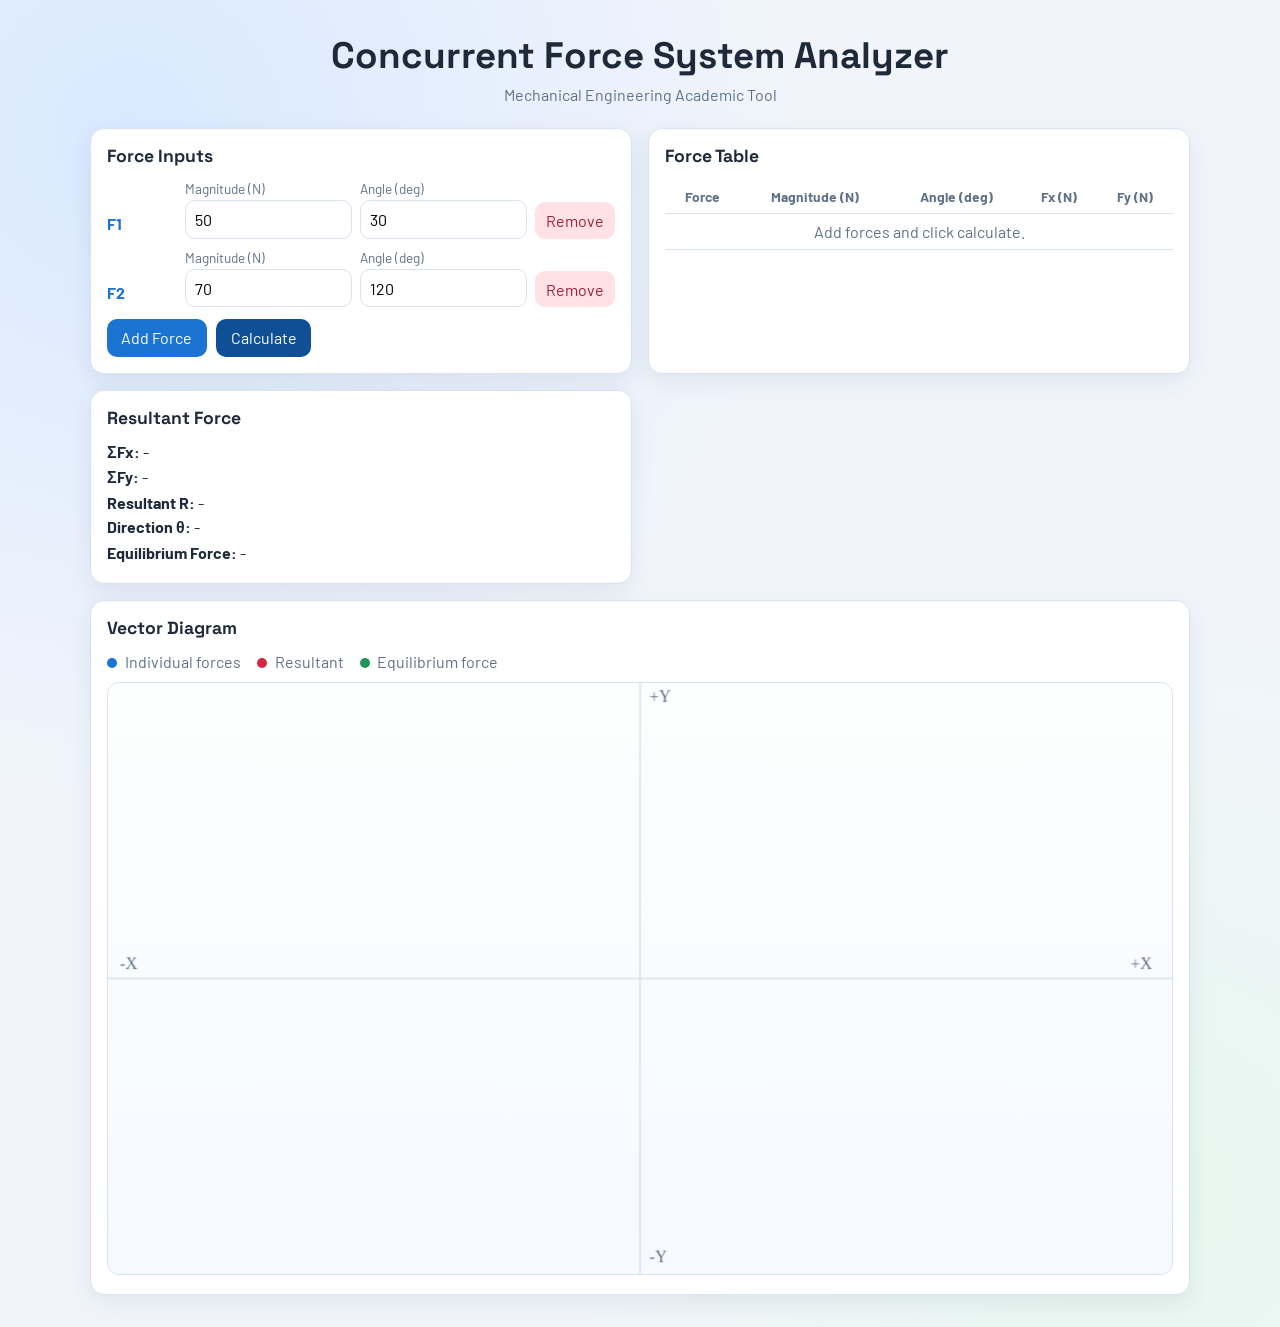
<file: frontend/index.html>
<!-- Next line declares HTML5 document type. -->
<!DOCTYPE html>
<!-- Next line starts the root HTML element with English language. -->
<html lang="en">
<!-- Next line starts head section for metadata and linked assets. -->
<head>
  <!-- Next line sets UTF-8 text encoding. -->
  <meta charset="UTF-8" />
  <!-- Next line makes layout responsive on phones and tablets. -->
  <meta name="viewport" content="width=device-width, initial-scale=1.0" />
  <!-- Next line sets browser tab title. -->
  <title>Concurrent Force System Analyzer</title>
  <!-- Next line preconnects to Google Fonts main host for faster loading. -->
  <link rel="preconnect" href="https://fonts.googleapis.com" />
  <!-- Next line preconnects to Google Fonts static host for faster loading. -->
  <link rel="preconnect" href="https://fonts.gstatic.com" crossorigin />
  <!-- Next line loads project font families from Google Fonts. -->
  <link href="https://fonts.googleapis.com/css2?family=Barlow:wght@400;600;700&family=Space+Grotesk:wght@500;700&display=swap" rel="stylesheet" />
  <!-- Next line links local CSS file for page styling. -->
  <link rel="stylesheet" href="style.css" />
<!-- Next line closes head section. -->
</head>
<!-- Next line starts the visible page body. -->
<body>
  <!-- Next line starts the top hero header area. -->
  <header class="hero">
    <!-- Next line shows the main application heading. -->
    <h1>Concurrent Force System Analyzer</h1>
    <!-- Next line shows a short subtitle under the heading. -->
    <p>Mechanical Engineering Academic Tool</p>
  <!-- Next line closes hero header area. -->
  </header>

  <!-- Next line starts main content grid layout. -->
  <main class="layout">
    <!-- Next line starts card for force input controls. -->
    <section class="card">
      <!-- Next line shows force input section title. -->
      <h2>Force Inputs</h2>
      <!-- Next line marks dynamic container where JS adds force rows. -->
      <div id="forceInputs"></div>
      <!-- Next line starts action button row. -->
      <div class="actions">
        <!-- Next line adds button to insert another force row. -->
        <button id="addForceBtn" type="button">Add Force</button>
        <!-- Next line adds button to run calculations. -->
        <button id="calculateBtn" type="button">Calculate</button>
      <!-- Next line closes action button row. -->
      </div>
    <!-- Next line closes force input card. -->
    </section>

    <!-- Next line starts card for resolved force component table. -->
    <section class="card">
      <!-- Next line shows force table section title. -->
      <h2>Force Table</h2>
      <!-- Next line wraps table so it can scroll on small screens. -->
      <div class="tableWrap">
        <!-- Next line starts force component data table. -->
        <table>
          <!-- Next line starts table header area. -->
          <thead>
            <!-- Next line starts table header row. -->
            <tr>
              <!-- Next line labels first column for force name. -->
              <th>Force</th>
              <!-- Next line labels second column for force magnitude. -->
              <th>Magnitude (N)</th>
              <!-- Next line labels third column for angle in degrees. -->
              <th>Angle (deg)</th>
              <!-- Next line labels fourth column for x component. -->
              <th>Fx (N)</th>
              <!-- Next line labels fifth column for y component. -->
              <th>Fy (N)</th>
            <!-- Next line closes table header row. -->
            </tr>
          <!-- Next line closes table header area. -->
          </thead>
          <!-- Next line starts table body that JavaScript updates. -->
          <tbody id="forceTableBody">
            <!-- Next line starts placeholder row before first calculation. -->
            <tr>
              <!-- Next line shows placeholder message across all columns. -->
              <td colspan="5" class="empty">Add forces and click calculate.</td>
            <!-- Next line closes placeholder row. -->
            </tr>
          <!-- Next line closes table body. -->
          </tbody>
        <!-- Next line closes force component table. -->
        </table>
      <!-- Next line closes table wrapper. -->
      </div>
    <!-- Next line closes force table card. -->
    </section>

    <!-- Next line starts card for resultant and equilibrium outputs. -->
    <section class="card">
      <!-- Next line shows results section title. -->
      <h2>Resultant Force</h2>
      <!-- Next line starts result box where JS prints final values. -->
      <div id="resultBox" class="resultBox">
        <!-- Next line shows placeholder for Sigma Fx. -->
        <p><strong>&Sigma;Fx:</strong> -</p>
        <!-- Next line shows placeholder for Sigma Fy. -->
        <p><strong>&Sigma;Fy:</strong> -</p>
        <!-- Next line shows placeholder for resultant magnitude. -->
        <p><strong>Resultant R:</strong> -</p>
        <!-- Next line shows placeholder for resultant direction. -->
        <p><strong>Direction &theta;:</strong> -</p>
        <!-- Next line shows placeholder for equilibrium force summary. -->
        <p><strong>Equilibrium Force:</strong> -</p>
      <!-- Next line closes result box. -->
      </div>
    <!-- Next line closes resultant card. -->
    </section>

    <!-- Next line starts wide card for vector diagram canvas. -->
    <section class="card wide">
      <!-- Next line shows vector diagram section title. -->
      <h2>Vector Diagram</h2>
      <!-- Next line starts legend showing color meaning. -->
      <div class="legend">
        <!-- Next line labels blue vectors as individual forces. -->
        <span><i class="dot blue"></i> Individual forces</span>
        <!-- Next line labels red vector as resultant force. -->
        <span><i class="dot red"></i> Resultant</span>
        <!-- Next line labels green vector as equilibrium force. -->
        <span><i class="dot green"></i> Equilibrium force</span>
      <!-- Next line closes legend container. -->
      </div>
      <!-- Next line creates canvas where vectors are drawn. -->
      <canvas id="vectorCanvas" width="900" height="500"></canvas>
    <!-- Next line closes vector diagram card. -->
    </section>
  <!-- Next line closes main content layout. -->
  </main>

  <!-- Next line loads JavaScript logic file. -->
  <script src="script.js"></script>
<!-- Next line closes body section. -->
</body>
<!-- Next line closes root HTML element. -->
</html>
</file>
<file: frontend/style.css>
/* Next block defines reusable color variables for the whole page. */
:root {
  /* Next line sets global background color. */
  --bg: #f1f5fb;
  /* Next line sets card background color. */
  --card: #ffffff;
  /* Next line sets main text color. */
  --ink: #1e2a3a;
  /* Next line sets secondary muted text color. */
  --muted: #5f7187;
  /* Next line sets border line color. */
  --line: #d9e3ef;
  /* Next line sets blue accent color. */
  --blue: #1b74d1;
  /* Next line sets red accent color. */
  --red: #d7263d;
  /* Next line sets green accent color. */
  --green: #24935a;
}

/* Next block makes element sizing include padding and border. */
* {
  box-sizing: border-box;
}

/* Next block styles the page body and background. */
body {
  /* Next line removes default body margin. */
  margin: 0;
  /* Next line sets primary font family. */
  font-family: "Barlow", sans-serif;
  /* Next line applies main text color variable. */
  color: var(--ink);
  /* Next lines create layered gradient background with base color. */
  background:
    radial-gradient(circle at 10% 10%, #d9e9ff 0%, transparent 40%),
    radial-gradient(circle at 90% 90%, #e7f8ef 0%, transparent 35%),
    var(--bg);
}

/* Next block styles the top hero section. */
.hero {
  padding: 2rem 1rem 1.5rem;
  text-align: center;
}

/* Next block styles the main title text in hero section. */
.hero h1 {
  margin: 0;
  font-family: "Space Grotesk", sans-serif;
  font-size: clamp(1.6rem, 3vw, 2.3rem);
}

/* Next block styles subtitle text under hero title. */
.hero p {
  margin: 0.4rem 0 0;
  color: var(--muted);
}

/* Next block creates two-column layout for desktop screens. */
.layout {
  width: min(1100px, 94%);
  margin: 0 auto 2rem;
  display: grid;
  grid-template-columns: 1fr 1fr;
  gap: 1rem;
}

/* Next block styles each white content card. */
.card {
  background: var(--card);
  border: 1px solid var(--line);
  border-radius: 14px;
  padding: 1rem;
  box-shadow: 0 8px 24px rgba(24, 44, 74, 0.08);
}

/* Next block styles card heading text. */
.card h2 {
  margin: 0 0 0.8rem;
  font-family: "Space Grotesk", sans-serif;
  font-size: 1.1rem;
}

/* Next block makes a card span full grid width. */
.wide {
  grid-column: 1 / -1;
}

/* Next block styles one force input row. */
.forceRow {
  display: grid;
  grid-template-columns: 70px 1fr 1fr auto;
  gap: 0.5rem;
  align-items: end;
  margin-bottom: 0.6rem;
}

/* Next block styles force label badge (F1, F2, etc.). */
.forceTag {
  font-weight: 700;
  color: var(--blue);
  padding-bottom: 0.35rem;
}

/* Next block styles all form labels. */
label {
  display: block;
  font-size: 0.85rem;
  color: var(--muted);
  margin-bottom: 0.2rem;
}

/* Next block styles all input boxes. */
input {
  width: 100%;
  padding: 0.55rem;
  border: 1px solid var(--line);
  border-radius: 10px;
  font: inherit;
}

/* Next block defines shared style for remove and action buttons. */
.removeBtn,
.actions button {
  border: 0;
  border-radius: 10px;
  cursor: pointer;
  font: inherit;
}

/* Next block styles remove button in each force row. */
.removeBtn {
  padding: 0.55rem 0.7rem;
  background: #ffe1e6;
  color: #9f1f32;
}

/* Next block styles action button container. */
.actions {
  display: flex;
  gap: 0.6rem;
  margin-top: 0.7rem;
}

/* Next block styles action buttons text and spacing. */
.actions button {
  padding: 0.6rem 0.9rem;
  color: #fff;
}

/* Next block styles Add Force button color. */
#addForceBtn {
  background: var(--blue);
}

/* Next block styles Calculate button color. */
#calculateBtn {
  background: #0e4f95;
}

/* Next block allows force table horizontal scroll on small screens. */
.tableWrap {
  overflow-x: auto;
}

/* Next block styles the table width and border behavior. */
table {
  width: 100%;
  border-collapse: collapse;
}

/* Next block styles table cells and headers. */
th,
td {
  border-bottom: 1px solid var(--line);
  padding: 0.5rem;
  text-align: center;
}

/* Next block styles table header text. */
th {
  font-size: 0.86rem;
  color: var(--muted);
}

/* Next block styles placeholder text in empty table row. */
.empty {
  color: var(--muted);
}

/* Next block controls spacing of lines in result panel. */
.resultBox p {
  margin: 0.35rem 0;
}

/* Next block styles legend row for vector colors. */
.legend {
  display: flex;
  flex-wrap: wrap;
  gap: 1rem;
  margin-bottom: 0.7rem;
  color: var(--muted);
}

/* Next block styles little circular color dots in legend. */
.dot {
  display: inline-block;
  width: 10px;
  height: 10px;
  border-radius: 50%;
  margin-right: 0.3rem;
}

/* Next block sets blue legend dot color. */
.dot.blue {
  background: var(--blue);
}

/* Next block sets red legend dot color. */
.dot.red {
  background: var(--red);
}

/* Next block sets green legend dot color. */
.dot.green {
  background: var(--green);
}

/* Next block styles vector canvas border and background. */
canvas {
  width: 100%;
  aspect-ratio: 9 / 5;
  border: 1px solid var(--line);
  border-radius: 12px;
  background: linear-gradient(180deg, #fdfefe, #f6f9ff);
}

/* Next block switches layout to one column on medium screens. */
@media (max-width: 900px) {
  .layout {
    grid-template-columns: 1fr;
  }
}

/* Next block makes force row and buttons mobile friendly on small screens. */
@media (max-width: 600px) {
  .forceRow {
    grid-template-columns: 1fr 1fr;
    grid-template-areas:
      "tag remove"
      "mag ang";
    border: 1px solid var(--line);
    border-radius: 10px;
    padding: 0.6rem;
    gap: 0.5rem;
  }

  .forceTag {
    grid-area: tag;
    align-self: center;
    padding-bottom: 0;
  }

  .forceRow > div:nth-child(2) {
    grid-area: mag;
  }

  .forceRow > div:nth-child(3) {
    grid-area: ang;
  }

  .removeBtn {
    grid-area: remove;
    justify-self: end;
    align-self: start;
    padding: 0.45rem 0.6rem;
  }

  .actions {
    flex-direction: column;
  }

  .actions button {
    width: 100%;
  }
}
</file>
